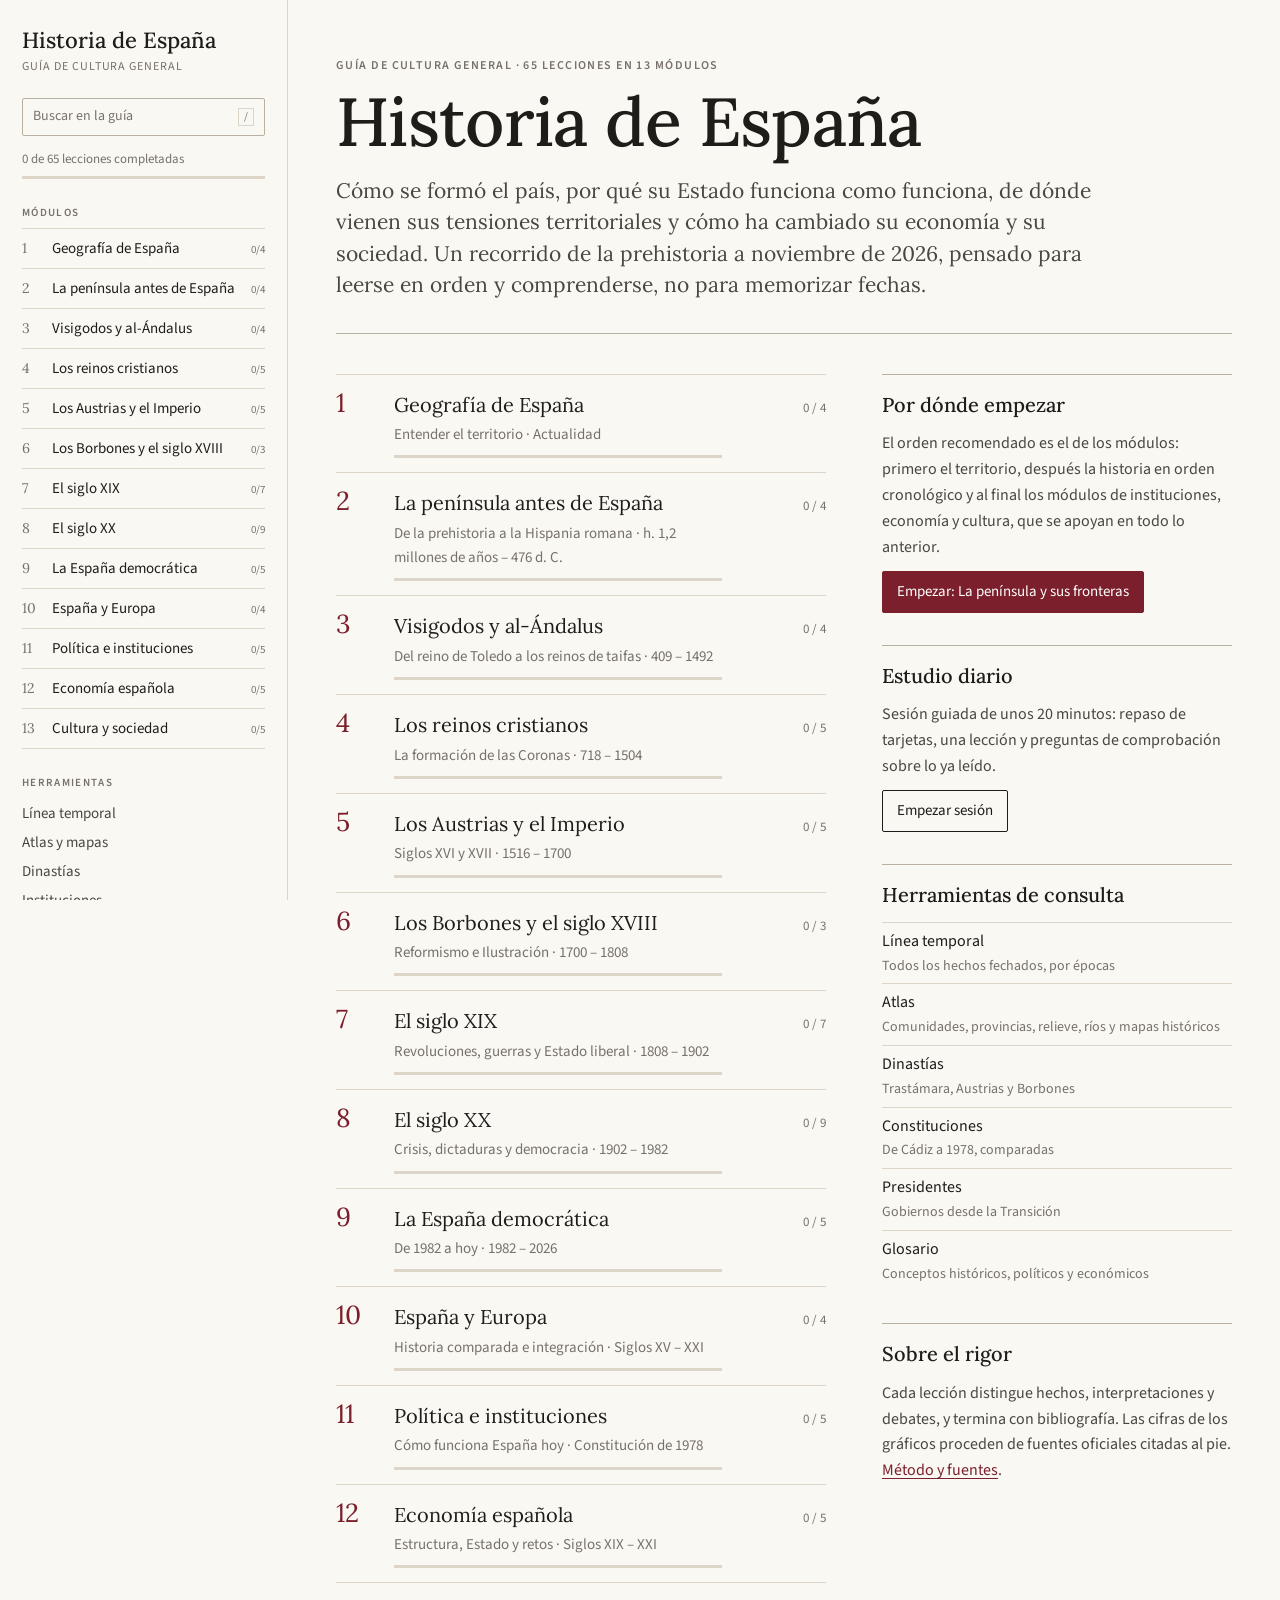
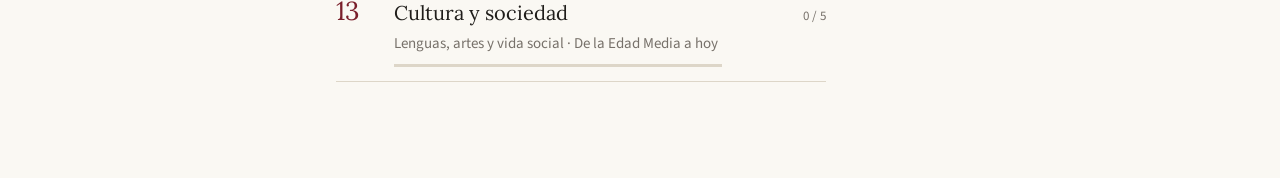
<file: index.html>
<!doctype html>
<html lang="es">
<head>
<meta charset="utf-8">
<meta name="viewport" content="width=device-width, initial-scale=1, viewport-fit=cover">
<title>Historia de España</title>
<meta name="description" content="Guía de cultura general sobre la historia, la política, la economía, la geografía y la cultura de España.">
<link rel="preconnect" href="https://fonts.googleapis.com">
<link rel="preconnect" href="https://fonts.gstatic.com" crossorigin>
<link rel="stylesheet" href="https://fonts.googleapis.com/css2?family=Lora:ital,wght@0,400;0,500;0,600;1,400;1,500&family=Source+Sans+3:ital,wght@0,400;0,600;0,700;1,400&display=swap">
<link rel="stylesheet" href="styles.css">
</head>
<body>
<div class="shell">
  <nav class="side" id="side" aria-label="Índice general"></nav>
  <div class="main">
    <header class="topbar">
      <button type="button" id="menuBtn" aria-controls="side" aria-expanded="false">Índice</button>
      <b>Historia de España</b>
      <button type="button" id="searchBtnTop">Buscar</button>
    </header>
    <main id="view" tabindex="-1"></main>
  </div>
</div>
<div id="searchDlg" class="search-dlg" hidden>
  <div class="search-box" role="dialog" aria-modal="true" aria-label="Buscador">
    <label class="sr" for="searchInput">Buscar en toda la guía</label>
    <input id="searchInput" type="search" placeholder="Buscar personajes, conceptos, lecciones…" autocomplete="off">
    <div id="searchRes" class="search-res"></div>
  </div>
</div>

<script src="data/geo.js"></script>
<script src="data/modules.js"></script>
<script src="data/m01.js"></script>
<script src="data/m02.js"></script>
<script src="data/m03.js"></script>
<script src="data/m04.js"></script>
<script src="data/m05.js"></script>
<script src="data/m06.js"></script>
<script src="data/m07.js"></script>
<script src="data/m08.js"></script>
<script src="data/m08b.js"></script>
<script src="data/m09.js"></script>
<script src="data/m10.js"></script>
<script src="data/m11.js"></script>
<script src="data/m12.js"></script>
<script src="data/m13.js"></script>
<script src="data/extras.js"></script>
<script src="viz.js"></script>
<script src="app.js"></script>
</body>
</html>
</file>
<file: styles.css>
/* Historia de España — hoja de estilos
   Concepto: libro de historia contemporáneo. Columna de lectura de ~68 caracteres,
   índice lateral, filetes finos y una sola tinta de acento (burdeos). */
:root {
  --paper: #faf8f3;
  --paper-2: #f3efe6;
  --ink: #1f1d1a;
  --ink-2: #4a4640;
  --stone: #77716a;
  --rule: #ddd6c8;
  --rule-strong: #b9b0a0;
  --beige: #ebe4d6;
  --accent: #7a1f2b;
  --accent-soft: #f1e3e2;
  --olive: #5f6236;
  --ok: #3f6a43;
  --bad: #8f2d2d;
  --map-water: #eef0ec;
  --map-land: #f6f2ea;
  --map-neigh: #e4dfd5;
  --map-line: #a79e8e;
  --map-river: #5b7d93;
  --map-range: #8b6b4f;
  --f-display: "Lora", "Iowan Old Style", "Palatino Linotype", Palatino, Georgia, serif;
  --f-text: "Source Sans 3", "Segoe UI", system-ui, -apple-system, sans-serif;
  --side: 288px;
  --toc: 220px;
  --measure: 68ch;
  color-scheme: light;
}
@media (prefers-color-scheme: dark) {
  :root:not([data-theme="light"]) {
    --paper: #1b1a18; --paper-2: #23211e; --ink: #ebe6dc; --ink-2: #c9c2b5; --stone: #9a9387;
    --rule: #3a3631; --rule-strong: #57514a; --beige: #2c2925; --accent: #d98a91; --accent-soft: #3a2427;
    --olive: #b4b77f; --ok: #8fc093; --bad: #e08a8a;
    --map-water: #1f2224; --map-land: #2a2824; --map-neigh: #232120; --map-line: #6b645a; --map-river: #7fa3bb; --map-range: #c59b76;
    color-scheme: dark;
  }
}
:root[data-theme="dark"] {
  --paper: #1b1a18; --paper-2: #23211e; --ink: #ebe6dc; --ink-2: #c9c2b5; --stone: #9a9387;
  --rule: #3a3631; --rule-strong: #57514a; --beige: #2c2925; --accent: #d98a91; --accent-soft: #3a2427;
  --olive: #b4b77f; --ok: #8fc093; --bad: #e08a8a;
  --map-water: #1f2224; --map-land: #2a2824; --map-neigh: #232120; --map-line: #6b645a; --map-river: #7fa3bb; --map-range: #c59b76;
  color-scheme: dark;
}

* { box-sizing: border-box; }
[hidden] { display: none !important; }
html { -webkit-text-size-adjust: 100%; }
body {
  margin: 0; background: var(--paper); color: var(--ink);
  font-family: var(--f-text); font-size: 18px; line-height: 1.62;
  font-feature-settings: "kern", "liga";
}
a { color: var(--accent); text-decoration-thickness: 1px; text-underline-offset: 3px; }
a:hover { text-decoration-thickness: 2px; }
button, input, select, textarea { font: inherit; color: inherit; }
:focus-visible { outline: 2px solid var(--accent); outline-offset: 2px; }
h1, h2, h3, h4 { font-family: var(--f-display); font-weight: 500; text-wrap: balance; color: var(--ink); }
.sr { position: absolute; width: 1px; height: 1px; overflow: hidden; clip: rect(0 0 0 0); }

/* ---------- Estructura ---------- */
.shell { display: grid; grid-template-columns: var(--side) minmax(0, 1fr); min-height: 100vh; }
.side {
  position: sticky; top: 0; height: 100vh; overflow-y: auto; border-right: 1px solid var(--rule);
  background: var(--paper); padding: 28px 22px 40px; font-size: 15px; line-height: 1.4;
  scrollbar-width: thin;
}
.brand { display: block; text-decoration: none; color: var(--ink); margin-bottom: 22px; }
.brand b { display: block; font-family: var(--f-display); font-weight: 500; font-size: 22px; line-height: 1.15; }
.brand span { display: block; font-size: 12px; letter-spacing: .08em; text-transform: uppercase; color: var(--stone); margin-top: 6px; }
.side-search { width: 100%; display: flex; align-items: center; justify-content: space-between; gap: 8px; padding: 8px 10px; border: 1px solid var(--rule-strong); background: var(--paper); cursor: pointer; color: var(--stone); font-size: 14px; border-radius: 2px; }
.side-search kbd { font-family: var(--f-text); font-size: 11px; border: 1px solid var(--rule); padding: 0 5px; }
.side h2 { font-family: var(--f-text); font-size: 11px; letter-spacing: .12em; text-transform: uppercase; color: var(--stone); font-weight: 600; margin: 26px 0 8px; }
.side ul { list-style: none; margin: 0; padding: 0; }
.side li { margin: 0; }
.nav-link { display: flex; gap: 8px; align-items: baseline; padding: 4px 0; color: var(--ink-2); text-decoration: none; }
.nav-link:hover { color: var(--accent); }
.nav-link.active { color: var(--accent); font-weight: 600; }
.mod { border-top: 1px solid var(--rule); }
.mod:last-child { border-bottom: 1px solid var(--rule); }
.mod > button { width: 100%; text-align: left; background: none; border: 0; padding: 9px 0; cursor: pointer; display: grid; grid-template-columns: 26px 1fr auto; gap: 4px; align-items: baseline; color: var(--ink); }
.mod > button .n { font-family: var(--f-display); color: var(--stone); font-size: 14px; }
.mod > button .t { font-size: 15px; }
.mod > button .p { font-size: 11px; color: var(--stone); font-variant-numeric: tabular-nums; }
.mod ol { list-style: none; margin: 0 0 10px 26px; padding: 0; }
.mod ol a { display: grid; grid-template-columns: 14px 1fr; gap: 6px; padding: 3px 0; color: var(--ink-2); text-decoration: none; font-size: 14px; }
.mod ol a:hover { color: var(--accent); }
.mod ol a.active { color: var(--accent); font-weight: 600; }
.tick { font-size: 11px; color: var(--stone); }
.tick.done { color: var(--ok); }
.side-foot { margin-top: 24px; font-size: 12px; color: var(--stone); display: flex; gap: 12px; flex-wrap: wrap; }
.side-foot button { background: none; border: 0; padding: 0; color: var(--stone); text-decoration: underline; cursor: pointer; font-size: 12px; }

.main { min-width: 0; padding-left: max(16px, env(safe-area-inset-left, 0px)); padding-right: max(16px, env(safe-area-inset-right, 0px)); }
.topbar { display: none; }
.page { max-width: 1120px; margin: 0 auto; padding-block: 56px 96px; padding-inline: 32px; }
.page.wide { max-width: 1240px; }

/* ---------- Lección ---------- */
.lesson { display: grid; grid-template-columns: minmax(0, 1fr) var(--toc); gap: 64px; }
.lesson-body { min-width: 0; max-width: var(--measure); }
.eyebrow { font-size: 12px; letter-spacing: .12em; text-transform: uppercase; color: var(--stone); font-weight: 600; }
.eyebrow a { color: inherit; text-decoration: none; }
.lesson h1, .page h1 { font-size: clamp(32px, 4.4vw, 46px); line-height: 1.1; margin: 10px 0 12px; letter-spacing: -.01em; }
.subtitle { font-family: var(--f-display); font-size: 21px; line-height: 1.45; color: var(--ink-2); margin: 0 0 18px; font-style: italic; }
.meta { display: flex; flex-wrap: wrap; gap: 6px 18px; font-size: 14px; color: var(--stone); border-top: 1px solid var(--rule); border-bottom: 1px solid var(--rule); padding: 8px 0; margin-bottom: 28px; font-variant-numeric: tabular-nums; }
.why { border-left: 2px solid var(--accent); padding: 4px 0 4px 18px; margin: 0 0 36px; }
.why .eyebrow { color: var(--accent); }
.why p { margin: 4px 0 0; font-family: var(--f-display); font-size: 19px; line-height: 1.5; }
.sec { margin-top: 52px; scroll-margin-top: 24px; }
.sec > h2 { font-size: 26px; margin: 0 0 16px; padding-top: 14px; border-top: 1px solid var(--rule-strong); display: flex; gap: 12px; align-items: baseline; }
.sec > h2 .num { font-family: var(--f-text); font-size: 12px; letter-spacing: .1em; color: var(--stone); font-weight: 600; }
.prose h3 { font-size: 21px; margin: 34px 0 8px; }
.prose p { margin: 0 0 1em; hyphens: auto; }
.prose ul, .prose ol { padding-left: 1.2em; margin: 0 0 1em; }
.prose li { margin-bottom: .35em; }
.prose blockquote { margin: 1.4em 0; padding: 14px 18px; background: var(--paper-2); border-left: 2px solid var(--rule-strong); font-size: 17px; }
.prose blockquote p:last-child { margin-bottom: 0; }
.prose .note { font-size: 15px; color: var(--stone); }
.prose strong { font-weight: 600; }
.dropcap > p:first-of-type::first-letter { font-family: var(--f-display); float: left; font-size: 3.4em; line-height: .9; padding: 6px 8px 0 0; color: var(--accent); }

.toc { position: sticky; top: 32px; align-self: start; font-size: 14px; max-height: calc(100vh - 64px); overflow-y: auto; }
.toc .eyebrow { display: block; margin-bottom: 8px; }
.toc ol { list-style: none; margin: 0; padding: 0; border-left: 1px solid var(--rule); }
.toc a { display: block; padding: 4px 0 4px 14px; margin-left: -1px; color: var(--stone); text-decoration: none; border-left: 1px solid transparent; }
.toc a:hover { color: var(--ink); }
.toc a.on { color: var(--accent); border-left-color: var(--accent); }
.toc-actions { margin-top: 22px; display: grid; gap: 8px; }

.people { display: grid; gap: 0; }
.person { display: grid; grid-template-columns: 180px minmax(0, 1fr); gap: 18px; padding: 14px 0; border-top: 1px solid var(--rule); }
.person:last-child { border-bottom: 1px solid var(--rule); }
.person h3 { margin: 0; font-size: 18px; line-height: 1.25; }
.person .dates { font-size: 13px; color: var(--stone); font-variant-numeric: tabular-nums; }
.person p { margin: 0; font-size: 16.5px; }

.chron { list-style: none; margin: 0; padding: 0; }
.chron li { display: grid; grid-template-columns: 128px minmax(0, 1fr); gap: 16px; padding: 7px 0; border-top: 1px dotted var(--rule-strong); font-size: 16.5px; }
.chron li:last-child { border-bottom: 1px dotted var(--rule-strong); }
.chron .d { font-variant-numeric: tabular-nums; color: var(--accent); font-weight: 600; font-size: 15px; }

.cc { display: grid; grid-template-columns: 1fr 1fr; gap: 28px; }
.cc h3 { font-family: var(--f-text); font-size: 12px; letter-spacing: .12em; text-transform: uppercase; color: var(--stone); font-weight: 600; margin: 0 0 8px; }
.cc ul { margin: 0; padding-left: 1.1em; font-size: 16.5px; }
.cc li { margin-bottom: .45em; }

.links-grid { display: grid; grid-template-columns: 1fr 1fr; gap: 28px; font-size: 16.5px; }
.links-grid h3 { font-family: var(--f-text); font-size: 12px; letter-spacing: .12em; text-transform: uppercase; color: var(--stone); font-weight: 600; margin: 0 0 6px; }
.links-grid ul { list-style: none; margin: 0; padding: 0; }
.links-grid li { padding: 5px 0; border-top: 1px solid var(--rule); }

.debate { background: var(--paper-2); padding: 18px 22px; border-top: 1px solid var(--rule-strong); }
.debate .eyebrow { color: var(--olive); }

.terms { margin: 0; }
.terms div { display: grid; grid-template-columns: 200px minmax(0, 1fr); gap: 18px; padding: 10px 0; border-top: 1px solid var(--rule); }
.terms dt { font-weight: 600; font-size: 16px; }
.terms dd { margin: 0; font-size: 16.5px; }

.summary { counter-reset: s; list-style: none; padding: 0; margin: 0; }
.summary li { counter-increment: s; display: grid; grid-template-columns: 32px 1fr; gap: 10px; padding: 8px 0; border-top: 1px solid var(--rule); }
.summary li::before { content: counter(s); font-family: var(--f-display); color: var(--accent); font-size: 20px; line-height: 1.3; }

.sources { font-size: 15px; color: var(--ink-2); padding-left: 1.2em; }
.sources li { margin-bottom: .4em; }

/* ---------- Cuestionarios ---------- */
.quiz { display: grid; gap: 26px; }
.q { border-top: 1px solid var(--rule); padding-top: 14px; }
.q > p { font-weight: 600; margin: 0 0 10px; }
.q .opts { display: grid; gap: 6px; }
.opt { text-align: left; background: var(--paper); border: 1px solid var(--rule-strong); padding: 9px 12px; cursor: pointer; border-radius: 2px; font-size: 16.5px; line-height: 1.4; }
.opt:hover:not([disabled]) { border-color: var(--ink); }
.opt[disabled] { cursor: default; }
.opt.right { border-color: var(--ok); box-shadow: inset 3px 0 0 var(--ok); }
.opt.wrong { border-color: var(--bad); box-shadow: inset 3px 0 0 var(--bad); }
.fb { margin-top: 10px; font-size: 16px; padding: 10px 14px; background: var(--paper-2); }
.fb b { display: block; margin-bottom: 2px; }
.fb b.r { color: var(--ok); } .fb b.w { color: var(--bad); }
.score { font-size: 15px; color: var(--stone); }
.open-q { border-top: 1px solid var(--rule); padding: 12px 0; }
.open-q p { margin: 0 0 8px; font-weight: 600; }
.open-q textarea { width: 100%; min-height: 90px; padding: 10px; border: 1px solid var(--rule-strong); background: var(--paper); border-radius: 2px; font-size: 16px; }
.open-q details { margin-top: 8px; font-size: 16px; }
.open-q summary { cursor: pointer; color: var(--accent); }

/* ---------- Botones ---------- */
.btn { display: inline-flex; align-items: center; gap: 8px; padding: 8px 14px; border: 1px solid var(--ink); background: var(--paper); color: var(--ink); cursor: pointer; text-decoration: none; font-size: 15px; border-radius: 2px; }
.btn:hover { background: var(--ink); color: var(--paper); }
.btn.primary { background: var(--accent); border-color: var(--accent); color: #fff; }
:root[data-theme="dark"] .btn.primary { color: #1b1a18; }
@media (prefers-color-scheme: dark) { :root:not([data-theme="light"]) .btn.primary { color: #1b1a18; } }
.btn.primary:hover { filter: brightness(1.1); background: var(--accent); color: inherit; }
.btn.ghost { border-color: var(--rule-strong); color: var(--ink-2); }
.btn.on { border-color: var(--accent); color: var(--accent); }
.btn.small { padding: 4px 10px; font-size: 13px; }
.chips { display: flex; flex-wrap: wrap; gap: 6px; }
.chip { border: 1px solid var(--rule-strong); background: var(--paper); padding: 3px 10px; font-size: 13px; cursor: pointer; border-radius: 2px; color: var(--ink-2); }
.chip.on { background: var(--ink); color: var(--paper); border-color: var(--ink); }

.pager { display: grid; grid-template-columns: 1fr 1fr; gap: 20px; margin-top: 64px; border-top: 1px solid var(--rule-strong); padding-top: 18px; }
.pager a { text-decoration: none; color: var(--ink); display: block; }
.pager a span { display: block; font-size: 12px; letter-spacing: .1em; text-transform: uppercase; color: var(--stone); }
.pager a b { font-family: var(--f-display); font-weight: 500; font-size: 19px; }
.pager a:hover b { color: var(--accent); }
.pager .next { text-align: right; }
.lesson-actions { display: flex; flex-wrap: wrap; gap: 10px; margin-top: 40px; }

/* ---------- Inicio y páginas de sección ---------- */
.hero { border-bottom: 1px solid var(--rule-strong); padding-bottom: 32px; margin-bottom: 40px; }
.hero h1 { font-size: clamp(40px, 6vw, 68px); line-height: 1.02; margin: 12px 0 18px; max-width: 14ch; }
.hero p.lead { font-family: var(--f-display); font-size: 21px; line-height: 1.5; color: var(--ink-2); max-width: 60ch; margin: 0; }
.two { display: grid; grid-template-columns: minmax(0, 1.4fr) minmax(0, 1fr); gap: 56px; }
.modlist { list-style: none; margin: 0; padding: 0; }
.modlist li { display: grid; grid-template-columns: 44px minmax(0, 1fr) 90px; gap: 14px; align-items: baseline; padding: 14px 0; border-top: 1px solid var(--rule); }
.modlist li:last-child { border-bottom: 1px solid var(--rule); }
.modlist .n { font-family: var(--f-display); font-size: 26px; color: var(--accent); line-height: 1; }
.modlist a { color: var(--ink); text-decoration: none; font-family: var(--f-display); font-size: 20px; }
.modlist a:hover { color: var(--accent); }
.modlist p { margin: 2px 0 0; font-size: 15px; color: var(--stone); }
.bar { height: 3px; background: var(--rule); position: relative; margin-top: 8px; }
.bar i { position: absolute; inset: 0 auto 0 0; background: var(--accent); }
.pct { font-size: 13px; color: var(--stone); text-align: right; font-variant-numeric: tabular-nums; }
.aside-block { border-top: 1px solid var(--rule-strong); padding-top: 14px; margin-bottom: 32px; }
.aside-block h2 { font-size: 20px; margin: 0 0 10px; }
.aside-block p { font-size: 16px; color: var(--ink-2); margin: 0 0 10px; }
.tools { list-style: none; padding: 0; margin: 0; font-size: 16px; }
.tools li { padding: 6px 0; border-top: 1px solid var(--rule); }
.tools a { color: var(--ink); text-decoration: none; }
.tools a:hover { color: var(--accent); }
.tools span { color: var(--stone); font-size: 14px; display: block; }

.lessonlist { list-style: none; margin: 0; padding: 0; }
.lessonlist li { display: grid; grid-template-columns: 60px minmax(0, 1fr) 24px; gap: 14px; padding: 14px 0; border-top: 1px solid var(--rule); align-items: baseline; }
.lessonlist .k { font-variant-numeric: tabular-nums; color: var(--stone); font-size: 14px; }
.lessonlist a { font-family: var(--f-display); font-size: 20px; color: var(--ink); text-decoration: none; }
.lessonlist a:hover { color: var(--accent); }
.lessonlist p { margin: 2px 0 0; font-size: 15px; color: var(--stone); }
.intro-text { font-size: 18px; max-width: var(--measure); }

/* ---------- Visualizaciones ---------- */
figure.viz { margin: 34px 0; }
figure.viz figcaption { font-size: 14px; color: var(--stone); margin-top: 8px; line-height: 1.45; }
.viz-head { display: flex; flex-wrap: wrap; gap: 10px; align-items: center; justify-content: space-between; margin-bottom: 10px; }
.viz-head h3 { margin: 0; font-size: 18px; }
.map-wrap { position: relative; border: 1px solid var(--rule); background: var(--map-water); max-width: 900px; }
.map-wrap svg { display: block; width: 100%; height: auto; }
.map-wrap .prov { stroke: var(--map-line); stroke-width: .4; cursor: pointer; transition: fill .15s; }
.map-wrap .prov:hover { stroke: var(--ink); stroke-width: 1.2; }
.map-wrap .prov.sel { stroke: var(--accent); stroke-width: 1.8; }
.map-legend { display: flex; flex-wrap: wrap; gap: 6px 16px; font-size: 13.5px; margin-top: 10px; color: var(--ink-2); }
.map-legend i { display: inline-block; width: 12px; height: 12px; vertical-align: -1px; margin-right: 6px; border: 1px solid var(--map-line); }
.map-info { border-top: 1px solid var(--rule); margin-top: 12px; padding-top: 10px; font-size: 16px; min-height: 64px; }
.map-info h4 { margin: 0 0 4px; font-size: 19px; }
.map-info dl { display: grid; grid-template-columns: max-content 1fr; gap: 2px 14px; margin: 6px 0 0; font-size: 15px; }
.map-info dt { color: var(--stone); }
.map-info dd { margin: 0; }
.hist-controls { display: flex; flex-wrap: wrap; gap: 6px; margin-bottom: 10px; }

.chart svg { width: 100%; height: auto; display: block; }
.chart .axis text, .chart text { fill: var(--stone); font-family: var(--f-text); font-size: 11px; }
.chart .grid line { stroke: var(--rule); }
.chart .lbl { fill: var(--ink); font-weight: 600; }

.table-wrap { overflow-x: auto; border-top: 1px solid var(--rule-strong); margin: 20px 0; }
table.data { border-collapse: collapse; width: 100%; font-size: 15px; min-width: 640px; }
table.data th, table.data td { text-align: left; vertical-align: top; padding: 9px 12px 9px 0; border-bottom: 1px solid var(--rule); }
table.data th { font-weight: 600; font-size: 12px; letter-spacing: .08em; text-transform: uppercase; color: var(--stone); }
table.data td.num { font-variant-numeric: tabular-nums; text-align: right; }
table.data tbody th { text-transform: none; letter-spacing: 0; font-size: 15px; color: var(--ink); }

/* Árboles genealógicos */
.tree-wrap { overflow-x: auto; padding: 8px 0 18px; border-top: 1px solid var(--rule); border-bottom: 1px solid var(--rule); }
.tree, .tree ul { list-style: none; margin: 0; padding: 0; }
.tree ul { display: flex; justify-content: center; padding-top: 18px; position: relative; }
.tree > li { display: flex; flex-direction: column; align-items: center; }
.tree li { position: relative; padding: 18px 6px 0; display: flex; flex-direction: column; align-items: center; }
.tree li::before, .tree li::after { content: ""; position: absolute; top: 0; right: 50%; width: 50%; height: 18px; border-top: 1px solid var(--rule-strong); }
.tree li::after { right: auto; left: 50%; border-left: 1px solid var(--rule-strong); }
.tree li:only-child::before, .tree li:only-child::after { border-top: 0; }
.tree li:only-child { padding-top: 18px; }
.tree li:first-child::before, .tree li:last-child::after { border: 0 none; }
.tree li:last-child::before { border-right: 1px solid var(--rule-strong); }
.tree ul::before { content: ""; position: absolute; top: 0; left: 50%; height: 18px; border-left: 1px solid var(--rule-strong); }
.tree > li::before, .tree > li::after { display: none; }
.node { border: 1px solid var(--rule-strong); background: var(--paper); padding: 6px 10px; text-align: center; min-width: 120px; max-width: 190px; font-size: 13.5px; line-height: 1.3; }
.node b { display: block; font-family: var(--f-display); font-weight: 600; font-size: 14.5px; }
.node.king { border-color: var(--accent); }
.node.king b { color: var(--accent); }
.node small { color: var(--stone); display: block; }
.node em { display: block; font-style: normal; font-size: 12px; color: var(--ink-2); margin-top: 2px; }

/* Diagrama institucional */
.inst { display: grid; gap: 14px; font-size: 15px; }
.inst-row { display: grid; grid-template-columns: repeat(3, minmax(0, 1fr)); gap: 14px; }
.inst-box { border: 1px solid var(--rule-strong); padding: 12px 14px; background: var(--paper); }
.inst-box h4 { margin: 0 0 4px; font-size: 17px; }
.inst-box .k { font-size: 11px; letter-spacing: .12em; text-transform: uppercase; color: var(--stone); font-weight: 600; }
.inst-box p { margin: 4px 0 0; font-size: 14.5px; color: var(--ink-2); line-height: 1.45; }
.inst-box.accent { border-color: var(--accent); }
.inst-arrow { text-align: center; font-size: 13px; color: var(--stone); }
.inst-arrow::before { content: "↓"; display: block; font-size: 18px; color: var(--rule-strong); line-height: 1; }
.steps { counter-reset: st; list-style: none; padding: 0; margin: 0; }
.steps li { counter-increment: st; display: grid; grid-template-columns: 34px 1fr; gap: 10px; padding: 9px 0; border-top: 1px solid var(--rule); font-size: 16px; }
.steps li::before { content: counter(st); font-family: var(--f-display); color: var(--accent); font-size: 18px; }

/* Presidentes */
.gov-bars { position: relative; margin: 10px 0 6px; }
.gov-row { display: grid; grid-template-columns: 190px minmax(0, 1fr); gap: 10px; align-items: center; min-height: 30px; padding: 3px 0; font-size: 14px; line-height: 1.2; }
.gov-track { position: relative; height: 16px; background: var(--paper-2); }
.gov-track i { position: absolute; top: 0; bottom: 0; }
.gov-axis { display: grid; grid-template-columns: 190px minmax(0, 1fr); gap: 10px; font-size: 11px; color: var(--stone); }
.gov-axis div { position: relative; height: 16px; }
.gov-axis > div > span { position: absolute; transform: translateX(-50%); font-variant-numeric: tabular-nums; }

/* D'Hondt */
.dh { border: 1px solid var(--rule-strong); padding: 16px; background: var(--paper); }
.dh-grid { display: grid; grid-template-columns: repeat(auto-fit, minmax(150px, 1fr)); gap: 10px; margin: 10px 0; }
.dh label { font-size: 13px; color: var(--stone); display: block; }
.dh input { width: 100%; padding: 6px 8px; border: 1px solid var(--rule-strong); background: var(--paper); border-radius: 2px; font-variant-numeric: tabular-nums; }
.dh-result { font-size: 15px; }
.dh-result td.hit { color: var(--accent); font-weight: 700; }

/* Línea temporal */
.eras { display: grid; grid-template-columns: repeat(auto-fill, minmax(118px, 1fr)); gap: 1px; padding: 1px; margin: 18px 0 8px; }
.era { border: 0; box-shadow: 0 0 0 1px var(--rule); background: var(--paper); padding: 8px 8px; text-align: left; cursor: pointer; font-size: 12.5px; line-height: 1.25; color: var(--ink-2); }
.era b { display: block; font-variant-numeric: tabular-nums; color: var(--stone); font-weight: 600; font-size: 11px; }
.era.on { background: var(--ink); color: var(--paper); }
.era.on b { color: var(--paper); }
.tl { list-style: none; margin: 18px 0 0; padding: 0; }
.tl-cent { font-family: var(--f-display); font-size: 22px; padding: 22px 0 6px; border-bottom: 1px solid var(--rule-strong); }
.tl-item { display: grid; grid-template-columns: 120px minmax(0, 1fr); gap: 18px; padding: 8px 0; border-bottom: 1px solid var(--rule); font-size: 16px; }
.tl-item .d { font-variant-numeric: tabular-nums; color: var(--accent); font-weight: 600; font-size: 14.5px; }
.tl-item a.src { font-size: 13px; color: var(--stone); }

/* Flashcards */
.card-stage { max-width: 620px; margin: 24px auto; }
.flash { border: 1px solid var(--rule-strong); min-height: 260px; padding: 34px 32px; display: flex; flex-direction: column; justify-content: center; background: var(--paper); cursor: pointer; }
.flash .kind { font-size: 11px; letter-spacing: .14em; text-transform: uppercase; color: var(--stone); font-weight: 600; margin-bottom: 14px; }
.flash .front { font-family: var(--f-display); font-size: 28px; line-height: 1.25; }
.flash .back { font-size: 18px; line-height: 1.55; border-top: 1px solid var(--rule); margin-top: 18px; padding-top: 14px; }
.card-actions { display: flex; flex-wrap: wrap; gap: 8px; justify-content: center; margin-top: 16px; }
.card-meta { text-align: center; font-size: 14px; color: var(--stone); margin-top: 10px; font-variant-numeric: tabular-nums; }

/* Glosario */
.letters { display: flex; flex-wrap: wrap; gap: 2px; margin: 14px 0; }
.letters button { width: 32px; height: 32px; border: 1px solid var(--rule); background: var(--paper); cursor: pointer; font-family: var(--f-display); }
.letters button.on { background: var(--ink); color: var(--paper); }
.gloss dt { font-family: var(--f-display); font-size: 19px; font-weight: 500; padding-top: 14px; border-top: 1px solid var(--rule); }
.gloss dd { margin: 4px 0 12px; font-size: 16.5px; color: var(--ink-2); }
.gloss dd a { font-size: 14px; }
.field { width: 100%; max-width: 520px; padding: 10px 12px; border: 1px solid var(--rule-strong); background: var(--paper); border-radius: 2px; font-size: 16px; }

/* Explicaciones sencillas */
.simple { border-top: 1px solid var(--rule-strong); padding: 18px 0; }
.simple h3 { margin: 0 0 6px; font-size: 22px; }
.simple .lbl { font-size: 11px; letter-spacing: .12em; text-transform: uppercase; color: var(--stone); font-weight: 600; margin-top: 10px; display: block; }
.simple p { margin: 2px 0 0; }

/* Conexiones */
.thread { border-top: 1px solid var(--rule-strong); padding: 22px 0; }
.thread h3 { margin: 0 0 6px; font-size: 24px; }
.thread > p { color: var(--ink-2); margin: 0 0 12px; }
.thread ol { list-style: none; margin: 0; padding: 0 0 0 18px; border-left: 1px solid var(--accent); }
.thread li { position: relative; padding: 6px 0 10px 16px; font-size: 16.5px; }
.thread li::before { content: ""; position: absolute; left: -23px; top: 14px; width: 9px; height: 9px; border-radius: 50%; background: var(--paper); border: 1px solid var(--accent); }
.thread li b { font-variant-numeric: tabular-nums; color: var(--accent); }

/* Estudio */
.study-steps { display: grid; grid-template-columns: repeat(3, minmax(0, 1fr)); gap: 0; border-top: 1px solid var(--rule-strong); border-bottom: 1px solid var(--rule-strong); margin: 24px 0; }
.study-steps div { padding: 14px 16px; border-right: 1px solid var(--rule); }
.study-steps div:last-child { border-right: 0; }
.study-steps .k { font-size: 11px; letter-spacing: .12em; text-transform: uppercase; color: var(--stone); font-weight: 600; }
.study-steps b { display: block; font-family: var(--f-display); font-weight: 500; font-size: 18px; margin: 4px 0; }
.study-steps.cur div.on { background: var(--paper-2); }
.timer { font-variant-numeric: tabular-nums; font-family: var(--f-display); font-size: 28px; }

/* Personajes */
.ppl-grid { display: grid; grid-template-columns: repeat(auto-fill, minmax(260px, 1fr)); gap: 0 28px; }
.ppl-card { border-top: 1px solid var(--rule); padding: 14px 0; }
.ppl-card h3 { margin: 0; font-size: 19px; }
.ppl-card .dates { font-size: 13px; color: var(--stone); }
.ppl-card p { margin: 6px 0 4px; font-size: 15.5px; color: var(--ink-2); }
.ppl-card a { font-size: 13.5px; }

/* Búsqueda */
.search-dlg { position: fixed; inset: 0; background: color-mix(in srgb, var(--ink) 35%, transparent); z-index: 50; display: flex; justify-content: center; align-items: flex-start; padding: 8vh max(16px, env(safe-area-inset-right, 0px)) 16px max(16px, env(safe-area-inset-left, 0px)); }
.search-box { width: 100%; max-width: 720px; background: var(--paper); border: 1px solid var(--rule-strong); max-height: 80vh; display: flex; flex-direction: column; }
.search-box input { border: 0; border-bottom: 1px solid var(--rule-strong); padding: 16px 18px; font-size: 19px; background: var(--paper); outline: none; }
.search-res { overflow-y: auto; padding: 4px 0; }
.search-res a { display: block; padding: 10px 18px; text-decoration: none; color: var(--ink); border-bottom: 1px solid var(--rule); }
.search-res a:hover, .search-res a.on { background: var(--paper-2); }
.search-res .k { font-size: 11px; letter-spacing: .1em; text-transform: uppercase; color: var(--stone); }
.search-res b { display: block; font-family: var(--f-display); font-weight: 500; font-size: 17px; }
.search-res span { display: block; font-size: 14px; color: var(--ink-2); }
.search-res mark { background: var(--accent-soft); color: inherit; }
.search-empty { padding: 18px; color: var(--stone); font-size: 15px; }

.toast { position: fixed; bottom: max(20px, env(safe-area-inset-bottom, 0px)); left: 50%; transform: translateX(-50%); background: var(--ink); color: var(--paper); padding: 8px 16px; font-size: 14px; z-index: 60; }

.callout { border: 1px solid var(--rule-strong); padding: 14px 18px; font-size: 16px; color: var(--ink-2); margin: 20px 0; }

/* ---------- Responsive ---------- */
@media (max-width: 1280px) {
  .lesson { grid-template-columns: minmax(0, 1fr); }
  .toc { display: none; }
}
@media (max-width: 960px) {
  body { font-size: 17.5px; }
  .shell { grid-template-columns: minmax(0, 1fr); }
  .side { position: fixed; inset: 0 auto 0 0; width: min(330px, 88vw); z-index: 40; transform: translateX(-102%); transition: transform .2s; padding-left: max(22px, env(safe-area-inset-left, 0px)); padding-top: calc(24px + env(safe-area-inset-top, 0px)); box-shadow: 0 0 0 100vmax transparent; }
  body.nav-open .side { transform: none; box-shadow: 0 0 0 100vmax color-mix(in srgb, var(--ink) 30%, transparent); }
  .topbar { display: flex; position: sticky; top: env(safe-area-inset-top, 0px); z-index: 30; background: var(--paper); border-bottom: 1px solid var(--rule); align-items: center; justify-content: space-between; gap: 10px; padding: 8px 0; }
  body::before { content: ""; position: fixed; inset: 0 0 auto; height: env(safe-area-inset-top, 0px); z-index: 31; background: var(--paper); }
  .topbar b { font-family: var(--f-display); font-weight: 500; font-size: 17px; }
  .topbar button { background: none; border: 1px solid var(--rule-strong); padding: 5px 10px; cursor: pointer; font-size: 14px; border-radius: 2px; }
  .page { padding-inline: 0; padding-block: 28px 72px; }
  .two { grid-template-columns: minmax(0, 1fr); gap: 32px; }
  .inst-row { grid-template-columns: minmax(0, 1fr); }
}
@media (max-width: 640px) {
  .person, .terms div, .chron li, .tl-item { grid-template-columns: minmax(0, 1fr); gap: 2px; }
  .cc, .links-grid, .pager { grid-template-columns: minmax(0, 1fr); }
  .pager .next { text-align: left; }
  .modlist li { grid-template-columns: 34px minmax(0, 1fr); }
  .modlist .pct { display: none; }
  .gov-row, .gov-axis { grid-template-columns: 100px minmax(0, 1fr); font-size: 12.5px; }
  .study-steps { grid-template-columns: minmax(0, 1fr); }
  .study-steps div { border-right: 0; border-bottom: 1px solid var(--rule); }
  .flash { padding: 24px 20px; }
  .flash .front { font-size: 23px; }
  .dropcap > p:first-of-type::first-letter { font-size: 2.8em; }
}
@media (prefers-reduced-motion: reduce) { * { transition: none !important; scroll-behavior: auto !important; } }
@media print { .side, .topbar, .toc, .lesson-actions { display: none; } .shell { display: block; } }
</file>
